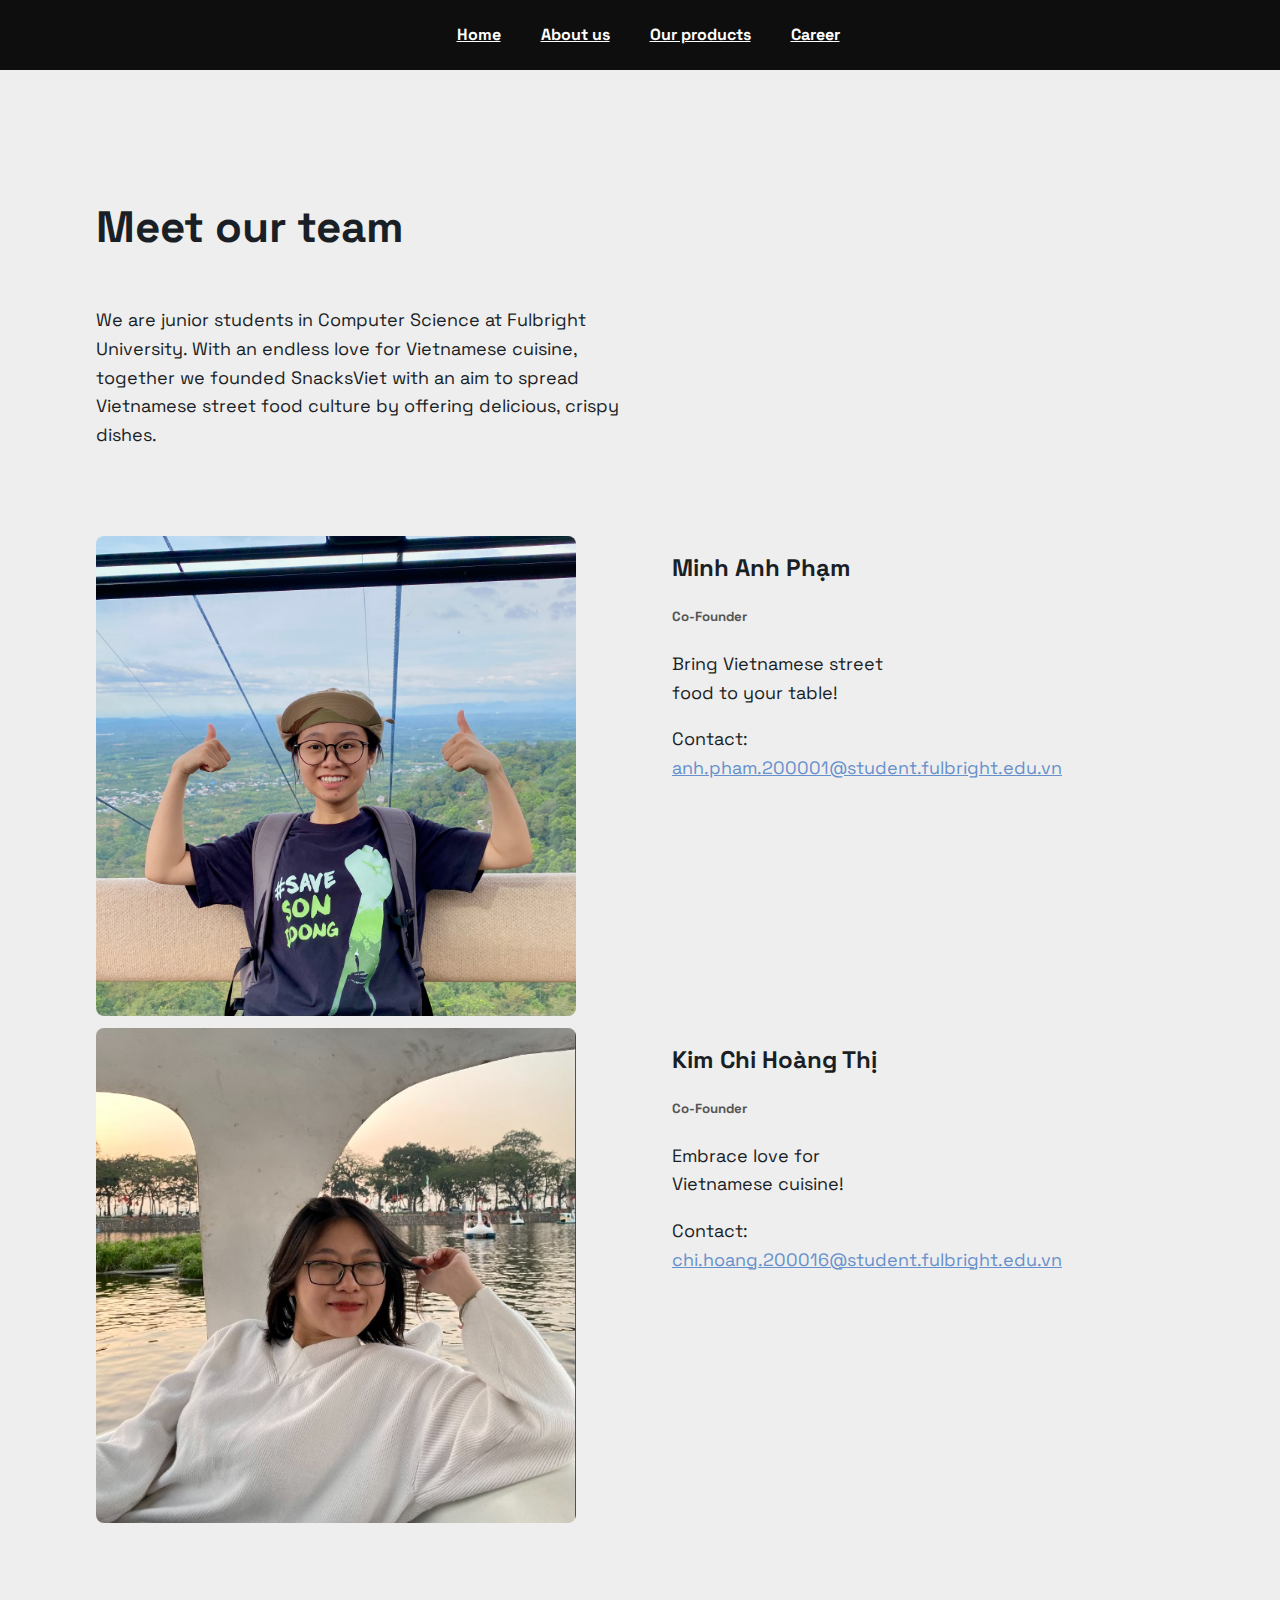
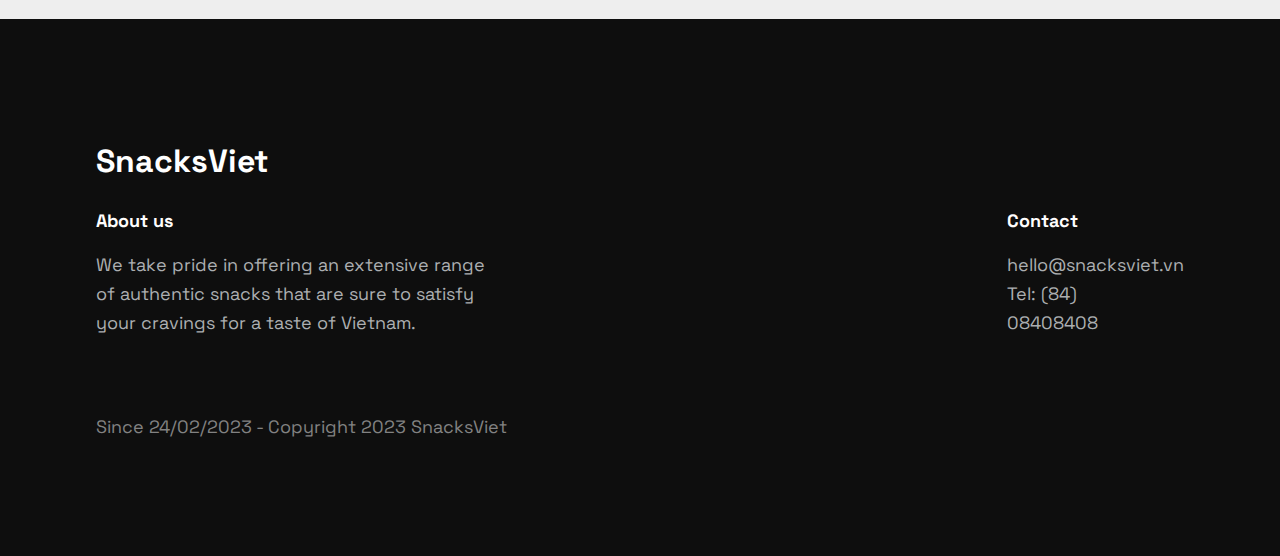
<file: AboutUs.html>
<!DOCTYPE html>
<html lang="en">
    <head>
        <meta charset="UTF-8">
        <meta name="viewport" content="width=device-width, initial-scale=1.0">
        <title>SnacksViet</title>
        <link href="stylesheet.css" rel="stylesheet">
        <link rel="preconnect" href="https://fonts.googleapis.com">
        <link rel="preconnect" href="https://fonts.gstatic.com" crossorigin>
        <link href="https://fonts.googleapis.com/css2?family=Space+Grotesk:wght@400;500;600;700&display=swap" rel="stylesheet">
    </head>
    <body id="AboutUs">
        <header>
            <nav>
                    <a href="index.html" class="navbar-link">Home</a>
                    <a href="AboutUs.html" class="navbar-link">About us</a>
                    <a href="OurProducts.html" class="navbar-link">Our products</a>
                    <a href="Career.html" class="navbar-link">Career</a>
            </nav>           
        </header>
    <div class="content">
        <div style="display: flex; flex-direction: column;">
            <div class="h1">Meet our team</div>
            <p style="flex: 50%;">
                We are junior students in Computer Science at Fulbright University. With an endless love
                for Vietnamese cuisine, together we founded SnacksViet with an aim to spread Vietnamese street 
                food culture by offering delicious, crispy dishes.
            </p>
            <div class="spacing--40"></div>
            <div class="container-row" style="margin-right: 0px; margin-left: 0px;">
                <img class="card-img" alt="Minh Anh's photo" src="Images\MinhAnhphoto.jpg" style=" flex: 30%; max-width: 480px;">
                <div style="width: 32px;"></div>
                <div>
                    <div class="h3">Minh Anh Phạm</div>
                    <h5>Co-Founder</h5>
                    <p>Bring Vietnamese street food to your table!</p>
                    <p>Contact: <a href="anh.pham.200001@student.fulbright.edu.vn"> anh.pham.200001@student.fulbright.edu.vn</a> </p>
                    <!--<p><button class="button">Contact</button></p>-->
                </div>
                
            </div>
            <div class="spacing--40"></div>
            <div class="container-row" style="margin-right: 0px; margin-left: 0px;">
                <img class="card-img" alt="Kim Chi's photo" src="Images\KimChiPhoto.jpg" style=" flex: 30%; max-width: 480px;">
                <div style="width: 32px;"></div>
                <div>
                    <div class="h3">Kim Chi Hoàng Thị</div>
                    <h5>Co-Founder</h5>
                    <p>Embrace love for Vietnamese cuisine!</p>
                    <p>Contact: <a href="chi.hoang.200016@student.fulbright.edu.vn">chi.hoang.200016@student.fulbright.edu.vn</a> </p>
                    <!--<p><button class="button">Contact</button></p>-->
                </div>
                
            </div>          
        </div>
    </div>
   
    <footer>
        <h1 style="color: white;">SnacksViet</h1>
        <div class="content" style="padding: 0;">
            <div style="box-sizing: border-box;"> 
                <div class="h5">About us</div>
                <p style="color: #acaeb1;">
                    We take pride in offering an extensive range 
                    of authentic snacks that are sure to satisfy 
                    your cravings for a taste of Vietnam.
                </p>
            </div>
            <div style="box-sizing: border-box;">
                <div class="h5">Contact</div>
                <p style="color: #acaeb1;">hello@snacksviet.vn <br> Tel: (84) 08408408</p>
            </div>
        </div>
        <div class="spacing--40"></div>
        <p style="color: #828282;">Since 24/02/2023 - Copyright 2023 SnacksViet</p>
    </footer>
</body>
</html>
</file>
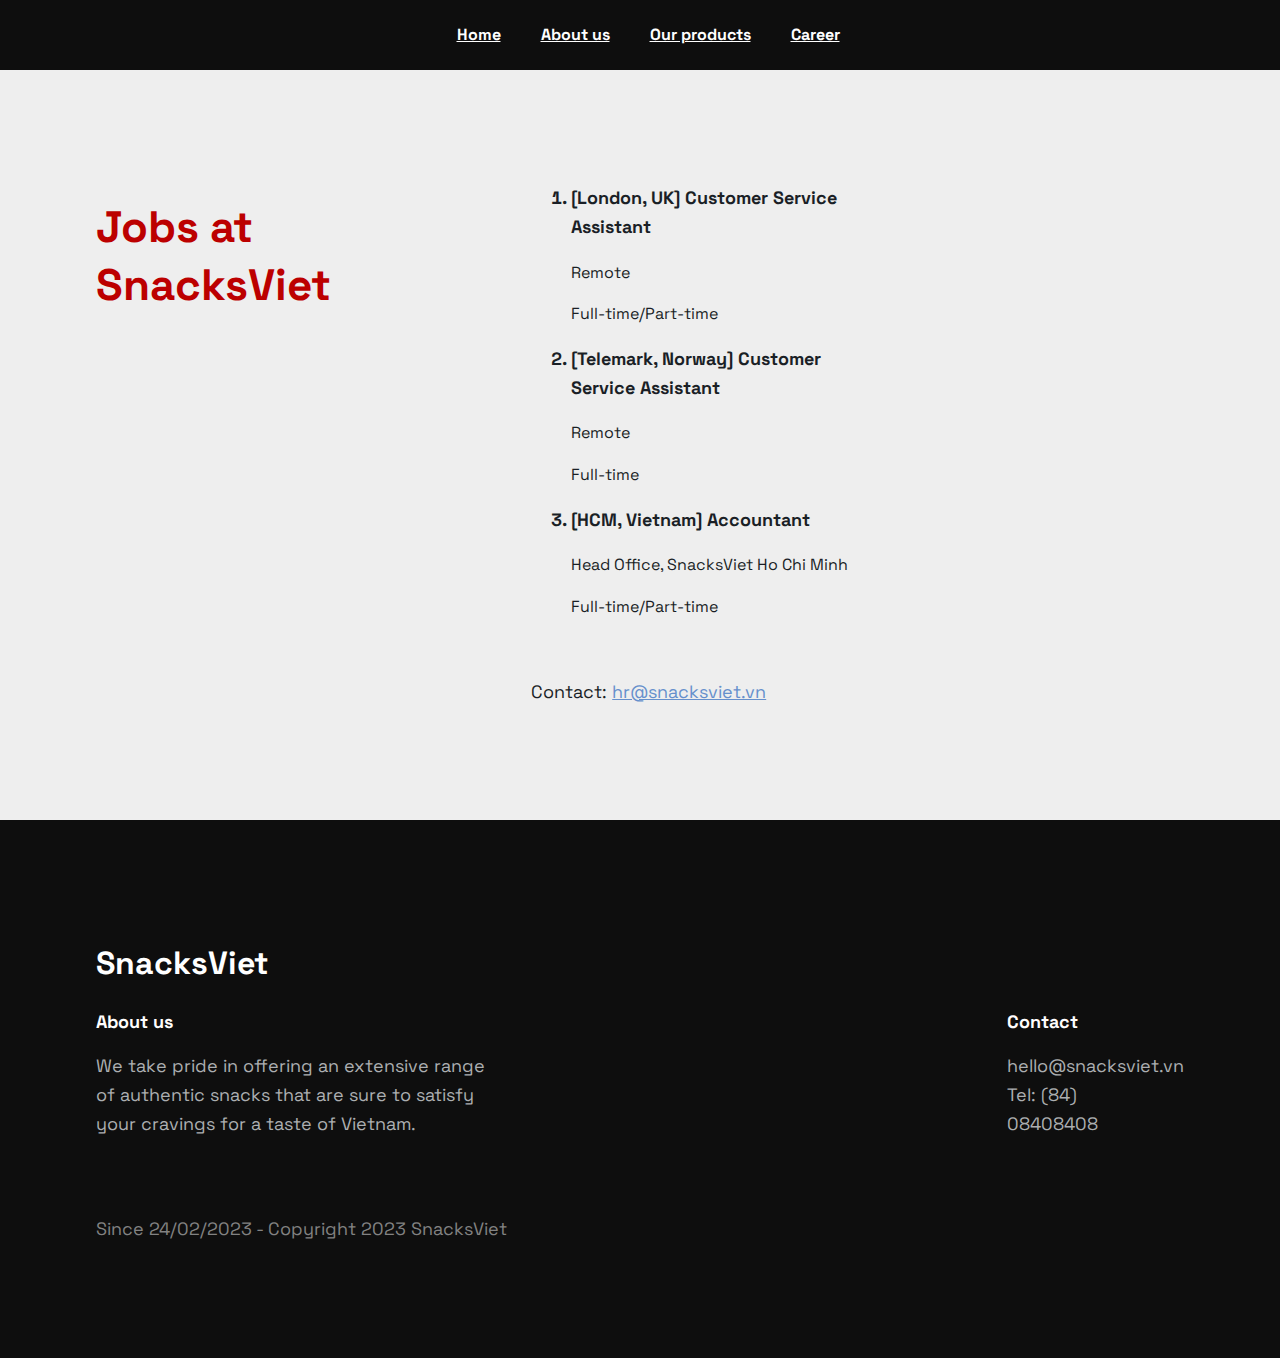
<file: Career.html>
<!DOCTYPE html>
<html lang="en">
    <head>
        <meta charset="UTF-8">
        <meta name="viewport" content="width=device-width, initial-scale=1.0">
        <title>SnacksViet</title>
        <link href="stylesheet.css" rel="stylesheet">
        <link rel="preconnect" href="https://fonts.googleapis.com">
        <link rel="preconnect" href="https://fonts.gstatic.com" crossorigin>
        <link href="https://fonts.googleapis.com/css2?family=Space+Grotesk:wght@400;500;600;700&display=swap" rel="stylesheet">
    </head>
    <body id="Career">
        <header>
            <nav>
                    <a href="index.html" class="navbar-link">Home</a>
                    <a href="AboutUs.html" class="navbar-link">About us</a>
                    <a href="OurProducts.html" class="navbar-link">Our products</a>
                    <a href="Career.html" class="navbar-link">Career</a>
            </nav>           
        </header>
        <div class="content">    
            <div class="h1" style="color: rgb(188, 0, 0); flex: 30%; flex-wrap: wrap;">Jobs at SnacksViet</div>   
            <div style="flex: 60%; flex-wrap: wrap;">       
                    <ol>
                        <li>
                            <p style="font-size: 18px;">[London, UK] Customer Service Assistant</p>
                            <p style="font-size: 16px; font-weight: 400;">Remote</p>
                            <p style="font-size: 16px; font-weight: 400;">Full-time/Part-time</p>
                        </li>
                        
                        <li>
                            <p style="font-size: 18px;">[Telemark, Norway] Customer Service Assistant</p>
                            <p style="font-size: 16px; font-weight: 400;">Remote</p>
                            <p style="font-size: 16px; font-weight: 400;">Full-time</p>
                        </li>

                        <li>
                            <p style="font-size: 18px;">[HCM, Vietnam] Accountant</p>
                            <p style="font-size: 16px; font-weight: 400;">Head Office, SnacksViet Ho Chi Minh</p>
                            <p style="font-size: 16px; font-weight: 400;">Full-time/Part-time</p>
                        </li>
                    </ol>
                <div>  
                    <div class="spacing--24"></div>
                    <p>Contact: <a href="hr@snacksviet.vn">hr@snacksviet.vn</a> </p>
                </div>
            </div>
        </div>
        <footer>
            <h1 style="color: white;">SnacksViet</h1>
            <div class="content" style="padding: 0;">
                <div style="box-sizing: border-box;"> 
                    <div class="h5">About us</div>
                    <p style="color: #acaeb1;">
                        We take pride in offering an extensive range 
                        of authentic snacks that are sure to satisfy 
                        your cravings for a taste of Vietnam.
                    </p>
                </div>
                <div style="box-sizing: border-box;">
                    <div class="h5">Contact</div>
                    <p style="color: #acaeb1;">hello@snacksviet.vn <br> Tel: (84) 08408408</p>
                </div>
            </div>
            <div class="spacing--40"></div>
            <p style="color: #828282;">Since 24/02/2023 - Copyright 2023 SnacksViet</p>
        </footer>
    </body>
</html>
</file>
<file: stylesheet.css>
/* Styles for mobile screens (screen width < 641px) */
@media only screen and (max-width: 640px) {
    .content {
        flex-direction: column;
        padding-left: 24px;
        padding-right: 24px;
        padding-bottom: 48px;
        padding-top: 48px;
        display: flex;
    }

    footer {
        padding-left: 24px;
        padding-right: 24px;
        padding-bottom: 48px;
        padding-top: 48px;
    }
    .column {
        margin-top: 40px;
        margin-bottom: 40px;
    }
    p{
        width: 100%;
    }
    .slider {
        max-width: 100%;
        display: block;
    }
    .container-row {
        flex-direction: column;
    }
}

/* Styles for tablet screens (screen width between 1024px and 641px) */
@media only screen and (min-width: 641px) and (max-width: 1023px) {
    .content {
        flex-direction: column;
        padding-left: 32px;
        padding-right: 32px;
        padding-bottom: 64px;
        padding-top: 64px;
    }
    footer {
        padding-left: 32px;
        padding-right: 32px;
        padding-bottom: 64px;
        padding-top: 64px;
    }
    .column {
        margin-top: 40px;
        margin-bottom: 40px;
    }
    .slider {
        width: 100%;
    }

    p{
        width: 80%;
    }
    .container-row {
        flex-direction: column;
    }


}
  
@media only screen and (min-width: 1024px) {
    .content{
        padding: 96px;
    }
    footer {
        padding: 96px;
    }
    p {
        width: 50%;
    }
}




a {
    color: #6690cc;
    font-family: 'Space Grotesk', sans-serif;

}
header {
    background-color: #0e0e0e;
    padding: 24px;
    height: 22px;
    display: flex;
    justify-content: center;
    align-items: center;
}
header nav {
    float: left;
    display: inline-flex;
}
nav {
    display: block;
    float: right;
}
.navbar-link {
    position: relative;
    display: inline-block;
    margin-right: 0px;
    margin-left: 16px;
    padding: 12px;
    border-bottom: 0px none transparent;
    border-radius: 20px;
    font-family: 'Space Grotesk', sans-serif;
    color: white;
    font-size: 16px;
    line-height: 24px;
    font-weight: 700;
}

footer {
    width: 100%;
    background-color: #0e0e0e;
    box-sizing: border-box;
    display: block;
}
.column-information-container {
    display: flex;
    width: 100%;
    float: left;
    justify-content: space-between;
    box-sizing: border-box;
}

img {
    max-width: 100%;
    vertical-align: middle;
    border: 0;
    display: inline-block;
}
body {
    background-color: #eee;
    font-family: 'Space Grotesk', sans-serif;
    margin: 0;
    line-height: 1.6;
    color: #555;
    font-size: 16px;
    min-width: 480px;
    font-weight: 400;
}

.content {
    width: 100%;
    box-sizing: border-box;
    display: flex;
    gap: 10%;
}

.container-row {
    width: 100%;
    box-sizing: border-box;
    display: flex;
    gap: 32px;
}
.card {
    align-self: stretch;
    flex: 1;
    position: relative;
    
}
.card-img{
    border-radius: 8px;
    box-sizing: border-box;
    max-width: 100%;
    display: inline-block;
    overflow: clip;
    
}
.center {
    margin-left: auto;
    margin-right: auto;
    width: 90%; 
}
.column {
    float: left;
    width: 35%;
    padding: 10px 70px;
  }
.item{
    display: block;
}

form{
    margin-top: 32px;
    margin-bottom: 32px;
    background-color: white;
    border-color: #0e0e0e;
    border-style: hidden;
    padding-top: 20px;
    padding-bottom: 20px;
}

form .input-field {
    display: flex;
    align-items: center;
}
.form .input-field label{
    width: 15%;
    padding-left: 100px;  
    line-height: 70px;
    font-weight: 500;
}
.form .input-field input {
    width: 50%;
    margin-left: 15px;
    padding: 15px;
    border: 1px solid #ccc;
    border-radius: 4px;
    flex-direction: column;
}
form button {
    text-align: center;
    display: block;
    cursor: pointer;
    padding: 16px;
    background-color: #0e0e0e;
    border-radius: 8px;
    color: #ccc;
  }

table, th, td {
    border: 1px solid #1a1f26;
    border-collapse: collapse;
    padding: 12px;
    text-align: left;
}
.table input[type="checkbox"] {
   text-overflow: clip;
}
.slider {
    align-self: stretch;
    position: relative;
}

/* TYPOGRAPGY TYPOGRAPGY TYPOGRAPGY TYPOGRAPGY TYPOGRAPGY TYPOGRAPGY*/

.h1 {
    margin-top: 32px;
    margin-bottom: 32px;
    font-family: 'Space Grotesk', sans-serif;
    color: #1a1f26;
    font-size: 44px;
    line-height: 58px;
    font-weight: 700;
}
.h3 {
    margin-top: 16px;
    margin-bottom: 16px;
    font-size: 24px;
    font-family: 'Space Grotesk', sans-serif;
    color: #1a1f26;
    font-weight: 700;
    line-height: 32px;
}
.h5 {
    color: #fffdfd;
    text-align: left;
    font-size: 18px;
    line-height: 24px;
    font-weight: 700;
}
.h7 {
    text-align: center;
    margin-top: 20px;
    margin-bottom: 20px;
    font-family: 'Space Grotsesk', sans-serif;
    color: #1a1f26;
    font-size: 44px;
    line-height: 58px;
    font-weight: 700;
}
p {
    color: #1a1f26;
    font-family: 'Space Grotesk', sans-serif;
    text-align: left;
    font-size: 18px;
}
li {
    margin-top: 16px;
    margin-bottom: 16px;
    font-size: 18px;
    font-family: 'Space Grotesk', sans-serif;
    color: #1a1f26;
    font-weight: 700;
}

/* SPACING SPACING SPACING SPACING SPACING SPACING SPACING SPACING*/
.spacing--24 {
    height: 24px;
}
.spacing--40 {
    height: 40px;
}
</file>
